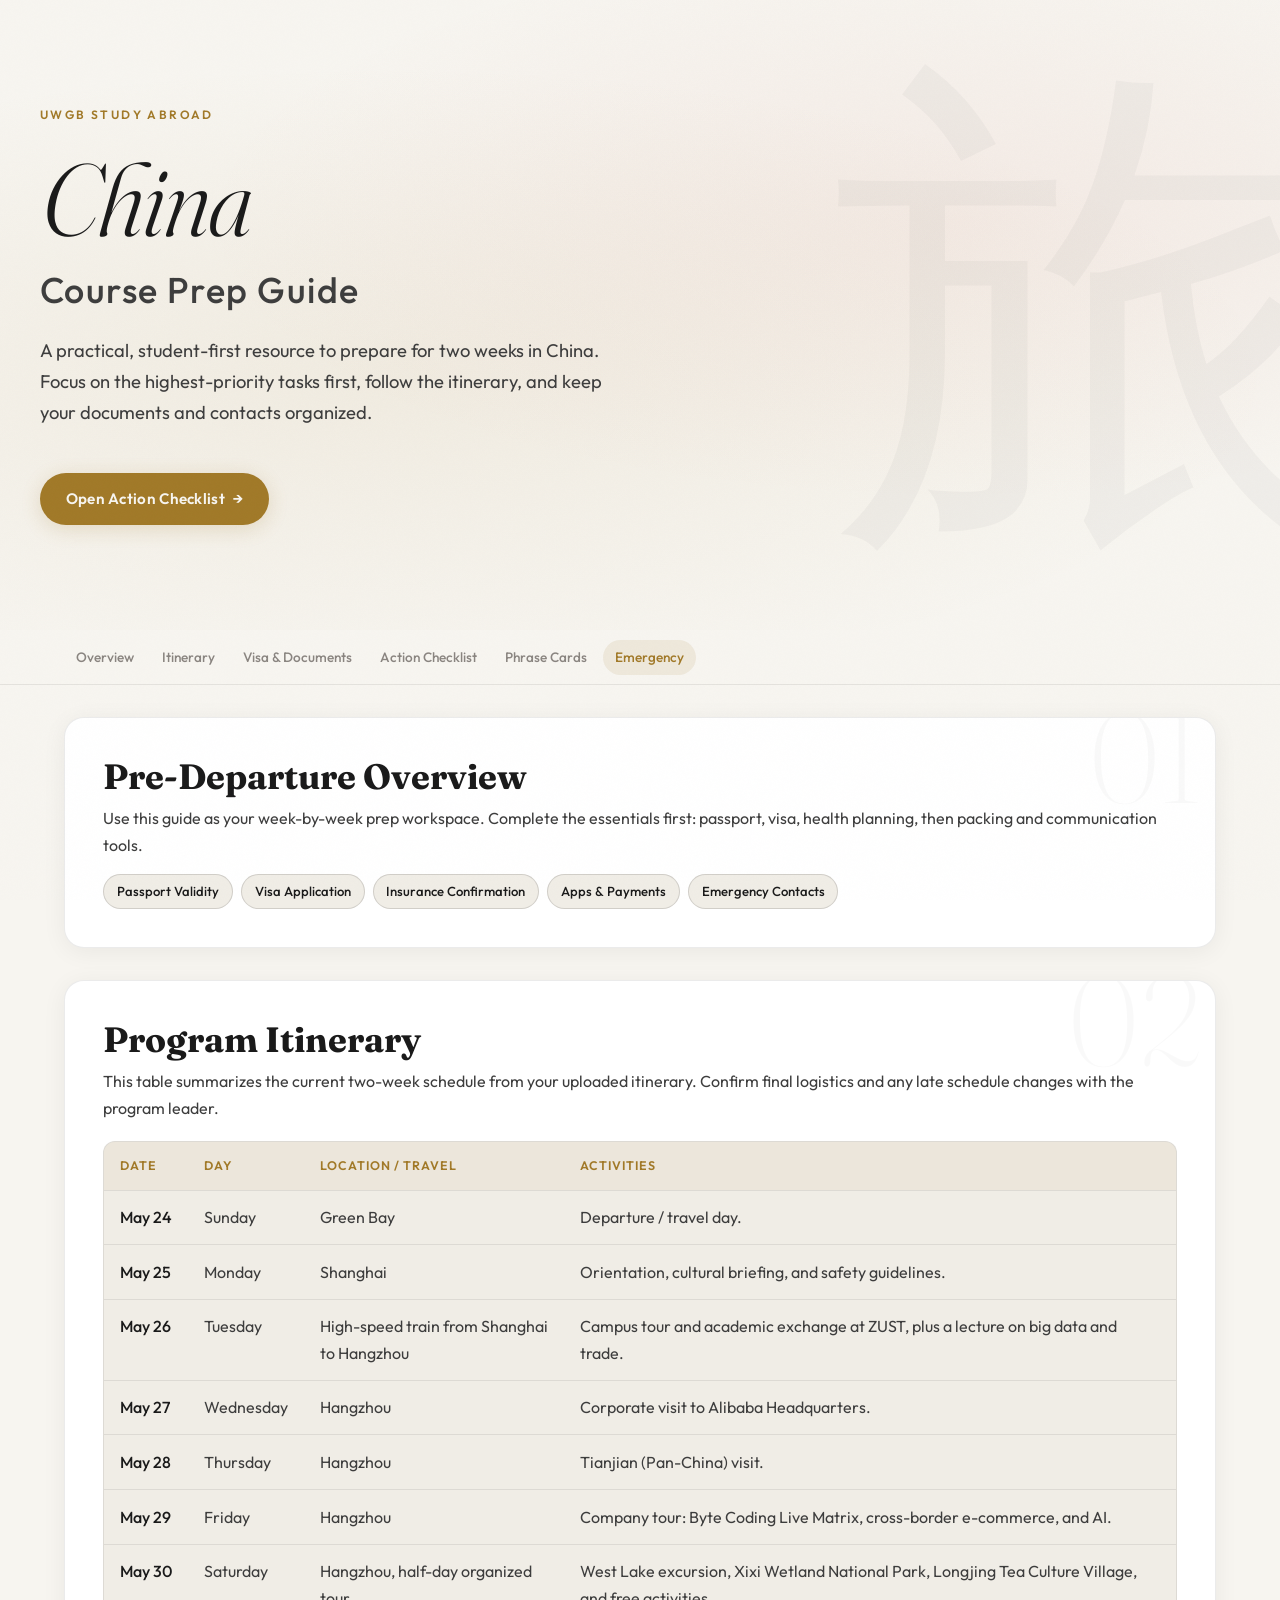
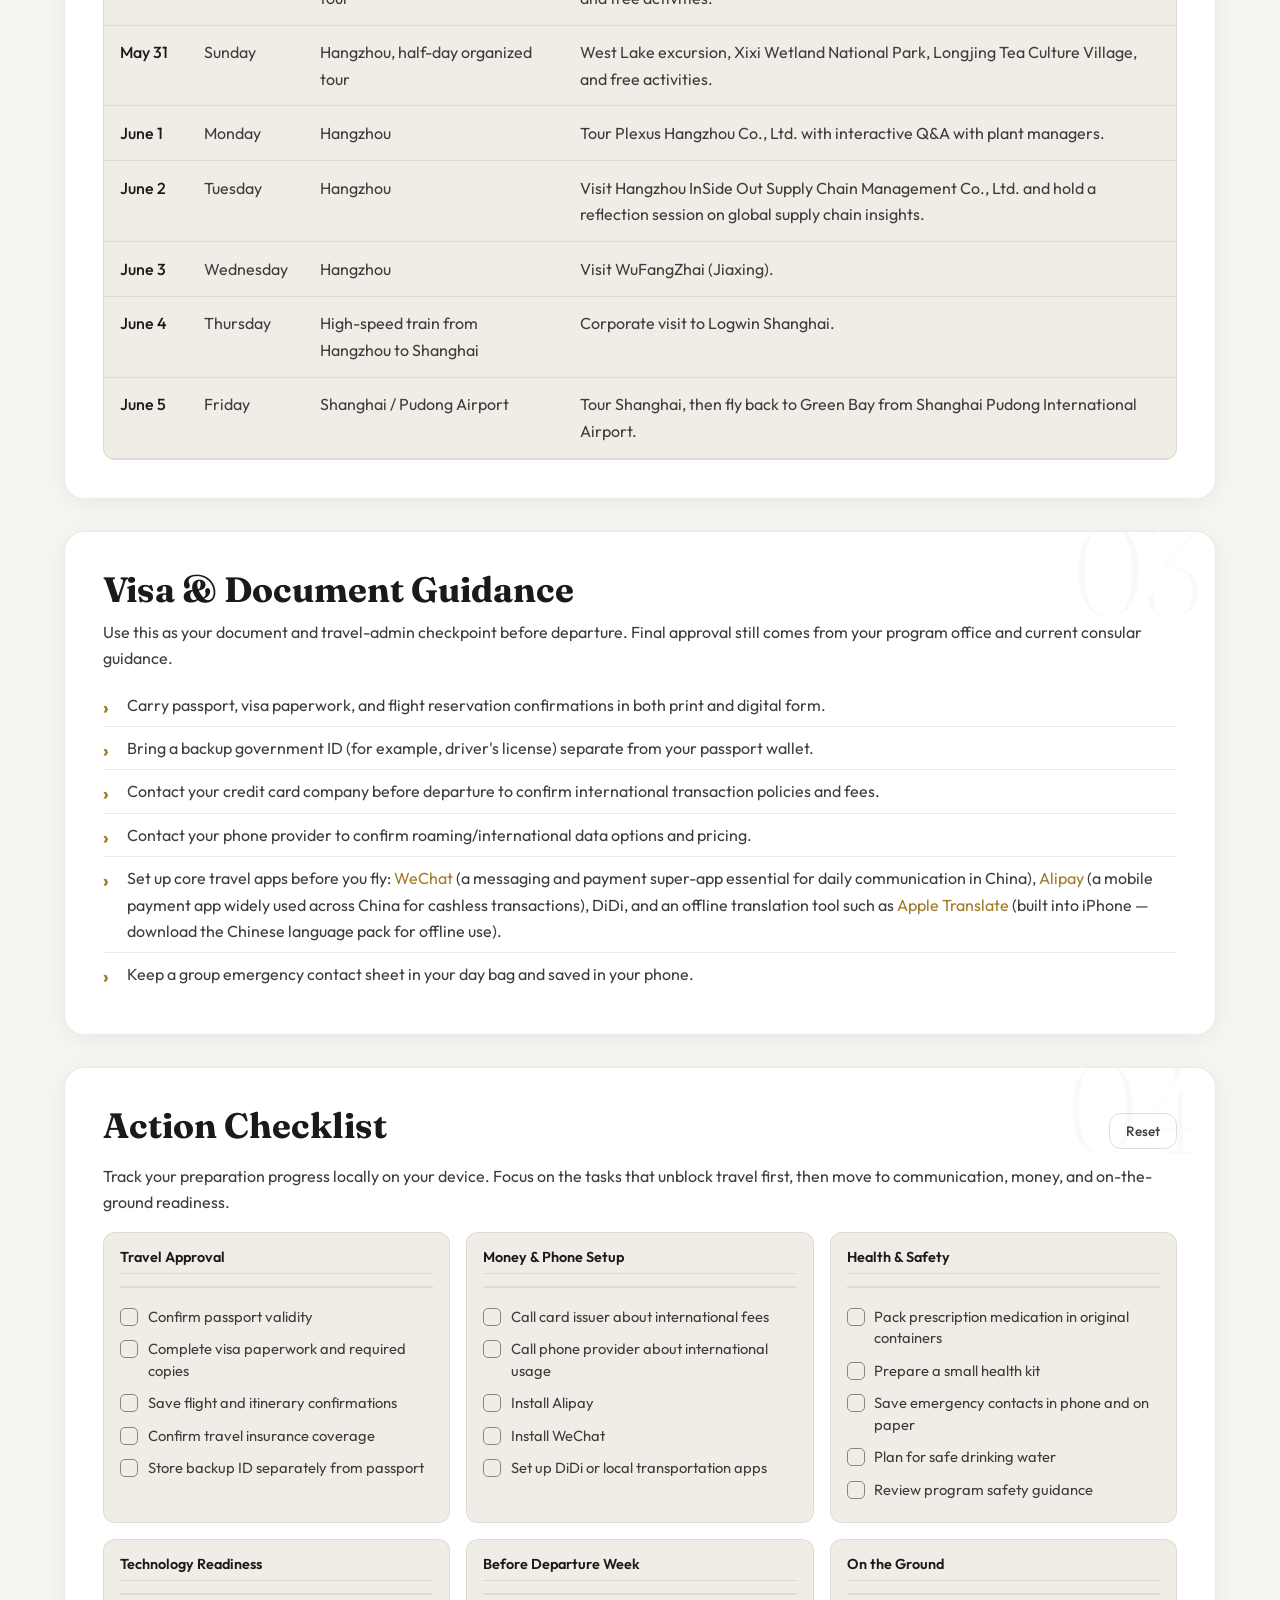
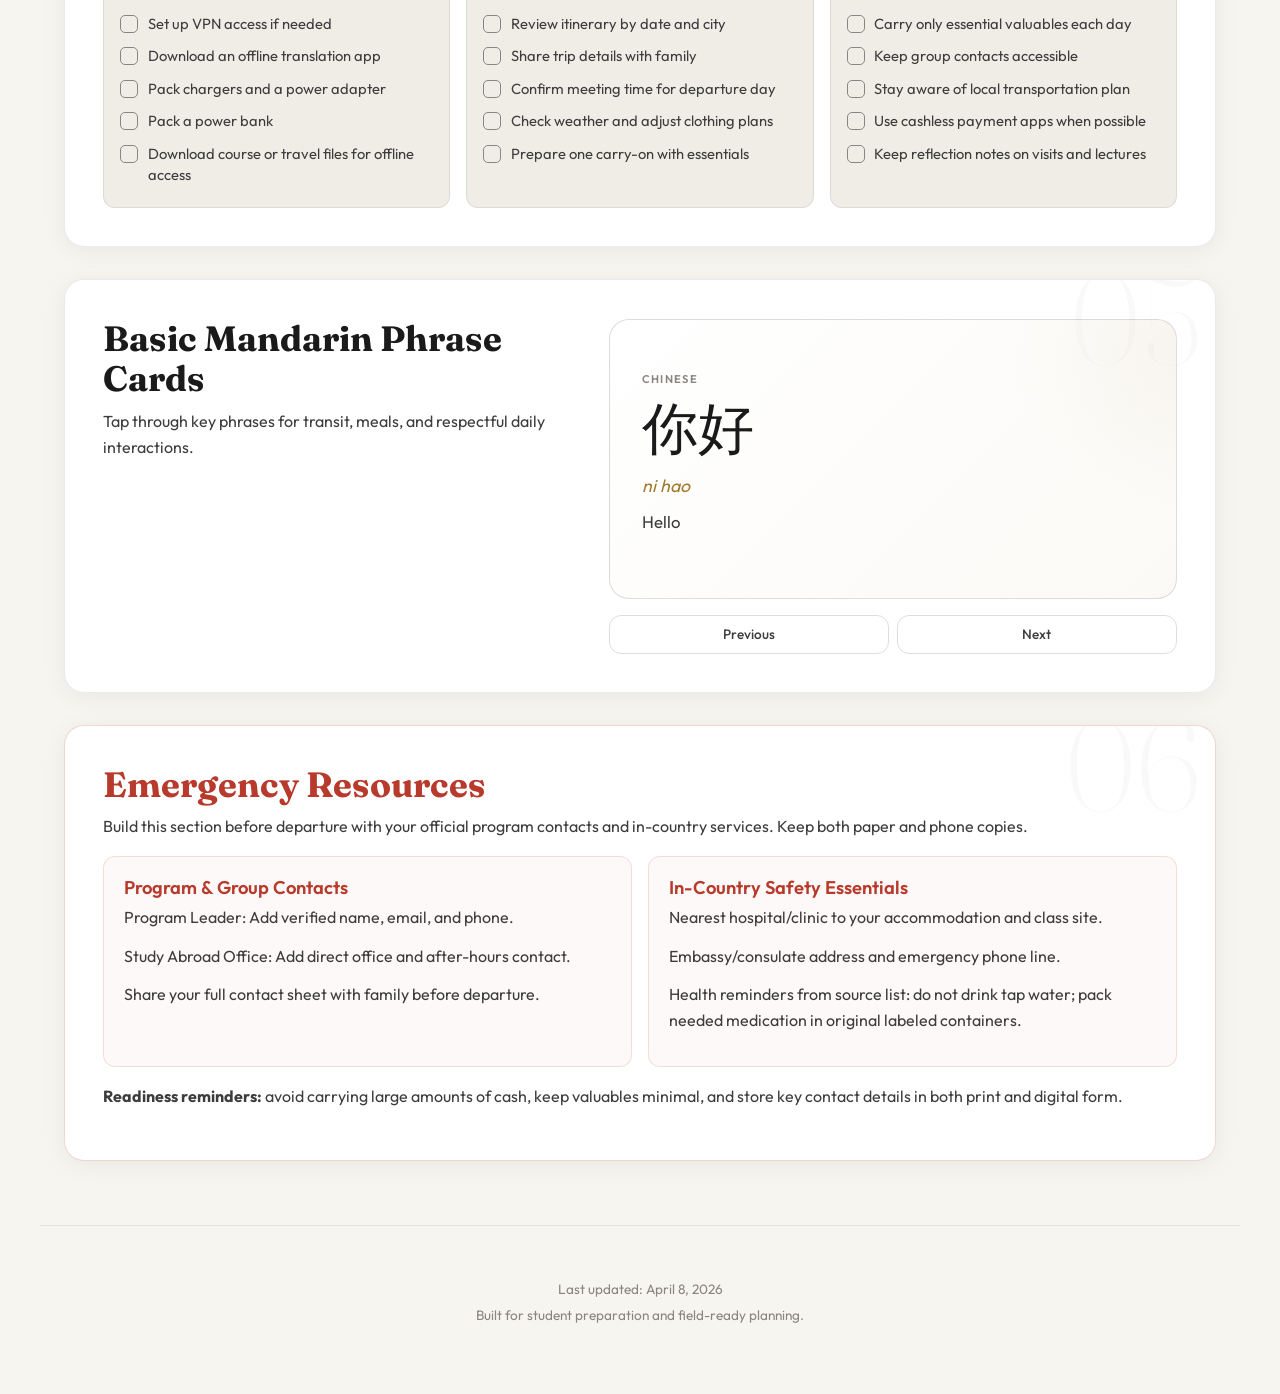
<file: index.html>
<!DOCTYPE html>
<html lang="en">
<head>
  <meta charset="UTF-8" />
  <meta name="viewport" content="width=device-width, initial-scale=1.0" />
  <title>China Study Abroad Prep Guide</title>
  <meta name="description" content="Interactive prep guide for students joining a two-week study abroad course in China." />
  <link rel="preconnect" href="https://fonts.googleapis.com" />
  <link rel="preconnect" href="https://fonts.gstatic.com" crossorigin />
  <link href="https://fonts.googleapis.com/css2?family=Fraunces:ital,opsz,wght@0,9..144,100..900;1,9..144,100..900&family=Outfit:wght@300;400;500;600;700&display=swap" rel="stylesheet" />
  <link rel="stylesheet" href="styles.css" />
</head>
<body>
  <header class="hero">
    <div class="hero-inner">
      <p class="eyebrow">UWGB Study Abroad</p>
      <h1>China<span>Course Prep Guide</span></h1>
      <p class="hero-copy">A practical, student-first resource to prepare for two weeks in China. Focus on the highest-priority tasks first, follow the itinerary, and keep your documents and contacts organized.</p>
      <a class="hero-cta" href="#checklist">Open Action Checklist</a>
    </div>
  </header>

  <nav class="main-nav" aria-label="Primary">
    <div class="nav-inner">
      <a href="#overview">Overview</a>
      <a href="#itinerary">Itinerary</a>
      <a href="#visa">Visa & Documents</a>
      <a href="#checklist">Action Checklist</a>
      <a href="#phrases">Phrase Cards</a>
      <a href="#emergency">Emergency</a>
    </div>
  </nav>

  <main>
    <section id="overview" class="panel panel-overview">
      <div class="section-inner">
        <h2>Pre-Departure Overview</h2>
        <p>Use this guide as your week-by-week prep workspace. Complete the essentials first: passport, visa, health planning, then packing and communication tools.</p>
        <div class="chip-row" aria-label="Preparation milestones">
          <span class="chip">Passport Validity</span>
          <span class="chip">Visa Application</span>
          <span class="chip">Insurance Confirmation</span>
          <span class="chip">Apps & Payments</span>
          <span class="chip">Emergency Contacts</span>
        </div>
      </div>
    </section>

    <section id="itinerary" class="panel panel-itinerary">
      <div class="section-inner">
        <h2>Program Itinerary</h2>
        <p>This table summarizes the current two-week schedule from your uploaded itinerary. Confirm final logistics and any late schedule changes with the program leader.</p>
        <div class="table-wrap">
          <table class="itinerary-table">
            <thead>
              <tr>
                <th scope="col">Date</th>
                <th scope="col">Day</th>
                <th scope="col">Location / Travel</th>
                <th scope="col">Activities</th>
              </tr>
            </thead>
            <tbody>
              <tr>
                <td>May 24</td>
                <td>Sunday</td>
                <td>Green Bay</td>
                <td>Departure / travel day.</td>
              </tr>
              <tr>
                <td>May 25</td>
                <td>Monday</td>
                <td>Shanghai</td>
                <td>Orientation, cultural briefing, and safety guidelines.</td>
              </tr>
              <tr>
                <td>May 26</td>
                <td>Tuesday</td>
                <td>High-speed train from Shanghai to Hangzhou</td>
                <td>Campus tour and academic exchange at ZUST, plus a lecture on big data and trade.</td>
              </tr>
              <tr>
                <td>May 27</td>
                <td>Wednesday</td>
                <td>Hangzhou</td>
                <td>Corporate visit to Alibaba Headquarters.</td>
              </tr>
              <tr>
                <td>May 28</td>
                <td>Thursday</td>
                <td>Hangzhou</td>
                <td>Tianjian (Pan-China) visit.</td>
              </tr>
              <tr>
                <td>May 29</td>
                <td>Friday</td>
                <td>Hangzhou</td>
                <td>Company tour: Byte Coding Live Matrix, cross-border e-commerce, and AI.</td>
              </tr>
              <tr>
                <td>May 30</td>
                <td>Saturday</td>
                <td>Hangzhou, half-day organized tour</td>
                <td>West Lake excursion, Xixi Wetland National Park, Longjing Tea Culture Village, and free activities.</td>
              </tr>
              <tr>
                <td>May 31</td>
                <td>Sunday</td>
                <td>Hangzhou, half-day organized tour</td>
                <td>West Lake excursion, Xixi Wetland National Park, Longjing Tea Culture Village, and free activities.</td>
              </tr>
              <tr>
                <td>June 1</td>
                <td>Monday</td>
                <td>Hangzhou</td>
                <td>Tour Plexus Hangzhou Co., Ltd. with interactive Q&amp;A with plant managers.</td>
              </tr>
              <tr>
                <td>June 2</td>
                <td>Tuesday</td>
                <td>Hangzhou</td>
                <td>Visit Hangzhou InSide Out Supply Chain Management Co., Ltd. and hold a reflection session on global supply chain insights.</td>
              </tr>
              <tr>
                <td>June 3</td>
                <td>Wednesday</td>
                <td>Hangzhou</td>
                <td>Visit WuFangZhai (Jiaxing).</td>
              </tr>
              <tr>
                <td>June 4</td>
                <td>Thursday</td>
                <td>High-speed train from Hangzhou to Shanghai</td>
                <td>Corporate visit to Logwin Shanghai.</td>
              </tr>
              <tr>
                <td>June 5</td>
                <td>Friday</td>
                <td>Shanghai / Pudong Airport</td>
                <td>Tour Shanghai, then fly back to Green Bay from Shanghai Pudong International Airport.</td>
              </tr>
            </tbody>
          </table>
        </div>
      </div>
    </section>

    <section id="visa" class="panel panel-visa">
      <div class="section-inner">
        <h2>Visa & Document Guidance</h2>
        <p>Use this as your document and travel-admin checkpoint before departure. Final approval still comes from your program office and current consular guidance.</p>
        <ul>
          <li>Carry passport, visa paperwork, and flight reservation confirmations in both print and digital form.</li>
          <li>Bring a backup government ID (for example, driver's license) separate from your passport wallet.</li>
          <li>Contact your credit card company before departure to confirm international transaction policies and fees.</li>
          <li>Contact your phone provider to confirm roaming/international data options and pricing.</li>
          <li>Set up core travel apps before you fly: <a href="https://www.wechat.com/" target="_blank" rel="noopener noreferrer">WeChat</a> (a messaging and payment super-app essential for daily communication in China), <a href="https://intl.alipay.com/" target="_blank" rel="noopener noreferrer">Alipay</a> (a mobile payment app widely used across China for cashless transactions), DiDi, and an offline translation tool such as <a href="https://apps.apple.com/app/apple-translate/id1514844618" target="_blank" rel="noopener noreferrer">Apple Translate</a> (built into iPhone — download the Chinese language pack for offline use).</li>
          <li>Keep a group emergency contact sheet in your day bag and saved in your phone.</li>
        </ul>
      </div>
    </section>

    <section id="checklist" class="panel panel-checklist">
      <div class="section-inner">
        <div class="section-head">
          <h2>Action Checklist</h2>
          <button id="reset-checklist" type="button">Reset</button>
        </div>
        <p>Track your preparation progress locally on your device. Focus on the tasks that unblock travel first, then move to communication, money, and on-the-ground readiness.</p>
        <div id="checklist-container" class="checklist-grid" aria-live="polite"></div>
      </div>
    </section>

    <section id="phrases" class="panel panel-phrases">
      <div class="section-inner section-split">
        <div>
          <h2>Basic Mandarin Phrase Cards</h2>
          <p>Tap through key phrases for transit, meals, and respectful daily interactions.</p>
        </div>
        <div>
          <article id="phrase-card" class="phrase-card" aria-live="polite">
            <p class="label">Chinese</p>
            <p id="phrase-chinese" class="phrase-main"></p>
            <p id="phrase-pinyin" class="phrase-sub"></p>
            <p id="phrase-english" class="phrase-translation"></p>
          </article>
          <div class="phrase-controls">
            <button id="prev-phrase" type="button">Previous</button>
            <button id="next-phrase" type="button">Next</button>
          </div>
        </div>
      </div>
    </section>

    <section id="emergency" class="panel panel-emergency">
      <div class="section-inner">
        <h2>Emergency Resources</h2>
        <p>Build this section before departure with your official program contacts and in-country services. Keep both paper and phone copies.</p>
        <div class="emergency-grid">
          <article>
            <h3>Program & Group Contacts</h3>
            <p>Program Leader: Add verified name, email, and phone.</p>
            <p>Study Abroad Office: Add direct office and after-hours contact.</p>
            <p>Share your full contact sheet with family before departure.</p>
          </article>
          <article>
            <h3>In-Country Safety Essentials</h3>
            <p>Nearest hospital/clinic to your accommodation and class site.</p>
            <p>Embassy/consulate address and emergency phone line.</p>
            <p>Health reminders from source list: do not drink tap water; pack needed medication in original labeled containers.</p>
          </article>
        </div>
        <p><strong>Readiness reminders:</strong> avoid carrying large amounts of cash, keep valuables minimal, and store key contact details in both print and digital form.</p>
      </div>
    </section>
  </main>

  <footer class="site-footer">
    <p>Last updated: April 8, 2026</p>
    <p>Built for student preparation and field-ready planning.</p>
  </footer>

  <script src="script.js"></script>
</body>
</html>
</file>
<file: styles.css>
/* ========================================
   Midnight Atlas — China Study Abroad Guide
   ======================================== */

:root {
  --bg: #f7f5f0;
  --surface: #ffffff;
  --surface-raised: #f0ede6;
  --cream: #1a1a1a;
  --text: #3d3d3d;
  --text-dim: #8a8580;
  --vermillion: #b83a2c;
  --gold: #a17928;
  --jade: #1d8a5f;
  --border: rgba(0, 0, 0, 0.08);
  --border-light: rgba(0, 0, 0, 0.13);
  --font-display: "Fraunces", Georgia, serif;
  --font-body: "Outfit", system-ui, sans-serif;
  --radius: 20px;
  --radius-sm: 12px;
  --shadow: 0 4px 24px rgba(0, 0, 0, 0.06);
  --shadow-lg: 0 12px 48px rgba(0, 0, 0, 0.1);
  --max-w: 1200px;
}

*,
*::before,
*::after {
  box-sizing: border-box;
  margin: 0;
  padding: 0;
}

html {
  scroll-behavior: smooth;
}

body {
  font-family: var(--font-body);
  font-weight: 400;
  color: var(--text);
  background: var(--bg);
  line-height: 1.65;
  -webkit-font-smoothing: antialiased;
}

/* Grain overlay — subtle on light bg */
body::after {
  content: '';
  position: fixed;
  inset: 0;
  pointer-events: none;
  z-index: 9999;
  opacity: 0.018;
  background-image: url("data:image/svg+xml,%3Csvg viewBox='0 0 512 512' xmlns='http://www.w3.org/2000/svg'%3E%3Cfilter id='n'%3E%3CfeTurbulence type='fractalNoise' baseFrequency='0.8' numOctaves='4' stitchTiles='stitch'/%3E%3C/filter%3E%3Crect width='100%25' height='100%25' filter='url(%23n)'/%3E%3C/svg%3E");
  background-repeat: repeat;
  background-size: 256px 256px;
}

/* -----  Typography  ----- */
h1,
h2,
h3 {
  font-family: var(--font-display);
  color: var(--cream);
  line-height: 1.15;
}

h2 {
  font-size: clamp(1.6rem, 3vw, 2.2rem);
  margin-bottom: 0.5rem;
}

h3 {
  font-size: 1.15rem;
  margin-bottom: 0.4rem;
}

p {
  margin-bottom: 0.75rem;
}

a {
  color: var(--gold);
  text-decoration: none;
  transition: color 0.2s;
}

a:hover {
  color: #7a5b1e;
}

/* -----  Hero  ----- */
.hero {
  min-height: 70vh;
  display: flex;
  align-items: center;
  justify-content: center;
  position: relative;
  overflow: hidden;
  padding: 3rem 1.5rem;
}

.hero::before {
  content: '';
  position: absolute;
  inset: 0;
  background:
    radial-gradient(ellipse 70% 50% at 30% 60%, rgba(161, 121, 40, 0.08), transparent),
    radial-gradient(ellipse 60% 45% at 75% 35%, rgba(184, 58, 44, 0.06), transparent),
    radial-gradient(ellipse 90% 70% at 50% 100%, rgba(247, 245, 240, 0.9), transparent 70%);
  z-index: 0;
}

/* Decorative Chinese character watermark */
.hero::after {
  content: '旅';
  position: absolute;
  right: -5%;
  top: 50%;
  transform: translateY(-50%);
  font-size: clamp(20rem, 40vw, 45rem);
  font-family: serif;
  color: rgba(0, 0, 0, 0.03);
  line-height: 1;
  pointer-events: none;
  z-index: 0;
  user-select: none;
}

.hero-inner {
  position: relative;
  z-index: 1;
  max-width: var(--max-w);
  width: 100%;
}

.eyebrow {
  text-transform: uppercase;
  letter-spacing: 0.2em;
  font-family: var(--font-body);
  font-size: 0.75rem;
  font-weight: 600;
  color: var(--gold);
  margin-bottom: 1rem;
}

h1 {
  font-size: clamp(3rem, 8vw, 6.5rem);
  font-weight: 300;
  font-style: italic;
  color: var(--cream);
  margin-bottom: 1.5rem;
  letter-spacing: -0.02em;
}

h1 span {
  display: block;
  font-size: 0.35em;
  font-style: normal;
  font-weight: 500;
  letter-spacing: 0.04em;
  font-family: var(--font-body);
  color: var(--text);
  margin-top: 0.3em;
}

.hero-copy {
  font-size: clamp(1rem, 1.8vw, 1.15rem);
  max-width: 580px;
  line-height: 1.7;
  color: var(--text);
}

.hero-cta {
  display: inline-flex;
  align-items: center;
  gap: 0.5rem;
  margin-top: 2rem;
  padding: 0.85rem 1.6rem;
  background: var(--gold);
  color: var(--bg);
  font-family: var(--font-body);
  font-weight: 600;
  font-size: 0.95rem;
  border-radius: 999px;
  text-decoration: none;
  letter-spacing: 0.02em;
  transition: transform 0.3s cubic-bezier(0.34, 1.56, 0.64, 1), box-shadow 0.3s, background 0.3s;
  box-shadow: 0 4px 20px rgba(161, 121, 40, 0.2);
}

.hero-cta:hover,
.hero-cta:focus-visible {
  transform: translateY(-2px);
  background: #8a6520;
  color: #fff;
  box-shadow: 0 8px 30px rgba(161, 121, 40, 0.3);
}

.hero-cta::after {
  content: '→';
  transition: transform 0.3s;
}

.hero-cta:hover::after {
  transform: translateX(3px);
}

/* -----  Navigation  ----- */
.main-nav {
  position: sticky;
  top: 0;
  z-index: 100;
  background: rgba(247, 245, 240, 0.85);
  backdrop-filter: blur(16px);
  -webkit-backdrop-filter: blur(16px);
  border-bottom: 1px solid var(--border);
  padding: 0;
}

.nav-inner {
  max-width: var(--max-w);
  margin: 0 auto;
  display: flex;
  gap: 0.25rem;
  padding: 0.6rem 1.5rem;
  overflow-x: auto;
  scrollbar-width: none;
}

.nav-inner::-webkit-scrollbar {
  display: none;
}

.main-nav a {
  white-space: nowrap;
  color: var(--text-dim);
  font-family: var(--font-body);
  font-size: 0.85rem;
  font-weight: 500;
  text-decoration: none;
  padding: 0.4rem 0.75rem;
  border-radius: 999px;
  transition: color 0.2s, background 0.2s;
}

.main-nav a:hover,
.main-nav a:focus-visible {
  color: var(--cream);
  background: rgba(0, 0, 0, 0.04);
}

.main-nav a.active {
  color: var(--gold);
  background: rgba(161, 121, 40, 0.1);
}

/* -----  Main & Sections  ----- */
main {
  max-width: var(--max-w);
  margin: 0 auto;
  padding: 2rem 1.5rem 4rem;
  display: grid;
  gap: 2rem;
}

.panel {
  position: relative;
  opacity: 0;
  transform: translateY(24px);
  transition: opacity 0.7s cubic-bezier(0.22, 1, 0.36, 1), transform 0.7s cubic-bezier(0.22, 1, 0.36, 1);
}

.panel.revealed {
  opacity: 1;
  transform: translateY(0);
}

.section-inner {
  background: var(--surface);
  border: 1px solid var(--border);
  border-radius: var(--radius);
  padding: clamp(1.5rem, 3vw, 2.5rem);
  box-shadow: var(--shadow);
  position: relative;
  overflow: hidden;
}

/* Section number decoration */
.section-inner::before {
  font-family: var(--font-display);
  font-size: clamp(5rem, 10vw, 8rem);
  font-weight: 200;
  color: rgba(0, 0, 0, 0.025);
  position: absolute;
  top: -0.2em;
  right: 0.1em;
  line-height: 1;
  pointer-events: none;
}

.panel-overview .section-inner::before { content: '01'; }
.panel-itinerary .section-inner::before { content: '02'; }
.panel-visa .section-inner::before { content: '03'; }
.panel-checklist .section-inner::before { content: '04'; }
.panel-phrases .section-inner::before { content: '05'; }
.panel-emergency .section-inner::before { content: '06'; }

/* -----  Chips  ----- */
.chip-row {
  display: flex;
  flex-wrap: wrap;
  gap: 0.5rem;
  margin-top: 1rem;
}

.chip {
  display: inline-flex;
  align-items: center;
  border: 1px solid var(--border-light);
  background: var(--surface-raised);
  border-radius: 999px;
  padding: 0.35rem 0.8rem;
  font-size: 0.82rem;
  color: var(--cream);
  font-weight: 500;
  transition: border-color 0.2s, background 0.2s;
}

.chip:hover {
  border-color: var(--gold);
  background: rgba(161, 121, 40, 0.06);
}

/* -----  Source docs link  ----- */
.source-docs {
  margin-top: 1.25rem;
  display: flex;
  flex-wrap: wrap;
  gap: 0.45rem;
}

.source-docs a {
  color: var(--vermillion);
  font-weight: 600;
  border-bottom: 1px solid transparent;
  transition: border-color 0.2s;
}

.source-docs a:hover {
  border-color: var(--vermillion);
}

/* -----  Table (Itinerary)  ----- */
.table-wrap {
  margin-top: 1.25rem;
  overflow-x: auto;
  border: 1px solid var(--border);
  border-radius: var(--radius-sm);
  background: var(--surface-raised);
}

.itinerary-table {
  width: 100%;
  min-width: 700px;
  border-collapse: collapse;
}

.itinerary-table th,
.itinerary-table td {
  padding: 0.85rem 1rem;
  text-align: left;
  vertical-align: top;
  border-bottom: 1px solid var(--border);
}

.itinerary-table thead th {
  background: rgba(161, 121, 40, 0.06);
  color: var(--gold);
  font-family: var(--font-body);
  font-weight: 600;
  font-size: 0.78rem;
  text-transform: uppercase;
  letter-spacing: 0.08em;
}

.itinerary-table tbody tr {
  transition: background 0.2s;
}

.itinerary-table tbody tr:hover {
  background: rgba(161, 121, 40, 0.04);
}

.itinerary-table tbody td:first-child {
  color: var(--cream);
  font-weight: 500;
  white-space: nowrap;
}

/* -----  Checklist  ----- */
.section-head {
  display: flex;
  justify-content: space-between;
  align-items: center;
  gap: 1rem;
  margin-bottom: 0.5rem;
}

button {
  font-family: var(--font-body);
  font-size: 0.85rem;
  font-weight: 500;
  border: 1px solid var(--border-light);
  background: transparent;
  color: var(--text);
  border-radius: var(--radius-sm);
  padding: 0.5rem 1rem;
  cursor: pointer;
  transition: border-color 0.2s, color 0.2s, background 0.2s;
}

button:hover,
button:focus-visible {
  border-color: var(--vermillion);
  color: var(--vermillion);
}

.checklist-grid {
  display: grid;
  grid-template-columns: repeat(auto-fill, minmax(280px, 1fr));
  gap: 1rem;
  margin-top: 1rem;
}

.checklist-group {
  border: 1px solid var(--border);
  border-radius: var(--radius-sm);
  padding: 1rem;
  background: var(--surface-raised);
  transition: border-color 0.3s;
}

.checklist-group:hover {
  border-color: var(--border-light);
}

.checklist-group h3 {
  font-family: var(--font-body);
  font-weight: 600;
  font-size: 0.9rem;
  color: var(--cream);
  margin-bottom: 0.75rem;
  padding-bottom: 0.5rem;
  border-bottom: 1px solid var(--border);
}

.group-progress {
  height: 2px;
  background: var(--border);
  border-radius: 999px;
  margin-bottom: 0.75rem;
  overflow: hidden;
}

.group-progress-bar {
  height: 100%;
  background: var(--jade);
  border-radius: 999px;
  width: 0;
  transition: width 0.4s cubic-bezier(0.22, 1, 0.36, 1);
}

.check-item {
  display: flex;
  align-items: flex-start;
  gap: 0.6rem;
  padding: 0.35rem 0;
  cursor: pointer;
  transition: color 0.2s;
}

.check-item:hover {
  color: var(--cream);
}

.check-item input[type="checkbox"] {
  appearance: none;
  -webkit-appearance: none;
  width: 18px;
  height: 18px;
  min-width: 18px;
  border: 1.5px solid var(--text-dim);
  border-radius: 5px;
  background: transparent;
  cursor: pointer;
  position: relative;
  margin-top: 2px;
  transition: border-color 0.2s, background 0.2s, transform 0.2s cubic-bezier(0.34, 1.56, 0.64, 1);
}

.check-item input[type="checkbox"]:checked {
  background: var(--jade);
  border-color: var(--jade);
  transform: scale(1.1);
}

.check-item input[type="checkbox"]:checked::after {
  content: '✓';
  position: absolute;
  inset: 0;
  display: flex;
  align-items: center;
  justify-content: center;
  color: var(--bg);
  font-size: 0.7rem;
  font-weight: 700;
}

.check-item input[type="checkbox"]:focus-visible {
  outline: 2px solid var(--jade);
  outline-offset: 2px;
}

.check-item span {
  font-size: 0.92rem;
  line-height: 1.45;
}

/* -----  Phrase Cards  ----- */
.section-split {
  display: grid;
  grid-template-columns: 1fr 1.2fr;
  gap: 2rem;
  align-items: start;
}

.phrase-card {
  background: linear-gradient(135deg, var(--surface) 0%, rgba(161, 121, 40, 0.04) 100%);
  border: 1px solid var(--border-light);
  border-radius: var(--radius);
  padding: 2rem;
  min-height: 280px;
  display: flex;
  flex-direction: column;
  justify-content: center;
  position: relative;
  overflow: hidden;
}

.phrase-card::before {
  content: '';
  position: absolute;
  top: -50%;
  right: -30%;
  width: 60%;
  height: 120%;
  background: radial-gradient(ellipse, rgba(161, 121, 40, 0.05), transparent 70%);
  pointer-events: none;
}

.label {
  text-transform: uppercase;
  letter-spacing: 0.12em;
  font-size: 0.7rem;
  font-weight: 600;
  color: var(--text-dim);
  margin-bottom: 0.5rem;
}

.phrase-main {
  font-size: clamp(2.5rem, 5vw, 3.5rem);
  font-family: serif;
  color: var(--cream);
  line-height: 1.2;
  margin-bottom: 0.5rem;
  transition: opacity 0.3s;
}

.phrase-sub {
  font-style: italic;
  color: var(--gold);
  font-size: 1.1rem;
  margin-bottom: 0.5rem;
}

.phrase-translation {
  font-size: 1.05rem;
  color: var(--text);
}

.phrase-controls {
  display: flex;
  gap: 0.5rem;
  margin-top: 1rem;
}

.phrase-controls button {
  flex: 1;
  padding: 0.6rem;
  border-radius: var(--radius-sm);
}

.phrase-controls button:hover,
.phrase-controls button:focus-visible {
  border-color: var(--gold);
  color: var(--gold);
}

/* -----  Visa  ----- */
.panel-visa ul {
  list-style: none;
  padding: 0;
}

.panel-visa li {
  position: relative;
  padding: 0.5rem 0 0.5rem 1.5rem;
  border-bottom: 1px solid var(--border);
}

.panel-visa li:last-child {
  border-bottom: none;
}

.panel-visa li::before {
  content: '›';
  position: absolute;
  left: 0;
  color: var(--gold);
  font-size: 1.2rem;
  font-weight: 700;
  line-height: 1.65;
}

/* -----  Emergency  ----- */
.panel-emergency .section-inner {
  border-color: rgba(184, 58, 44, 0.2);
}

.panel-emergency h2 {
  color: var(--vermillion);
}

.emergency-grid {
  display: grid;
  grid-template-columns: repeat(auto-fit, minmax(280px, 1fr));
  gap: 1rem;
  margin: 1rem 0;
}

.emergency-grid article {
  border: 1px solid rgba(184, 58, 44, 0.15);
  border-radius: var(--radius-sm);
  padding: 1.25rem;
  background: rgba(184, 58, 44, 0.03);
}

.emergency-grid h3 {
  color: var(--vermillion);
  font-family: var(--font-body);
  font-weight: 600;
}

/* -----  Footer  ----- */
.site-footer {
  text-align: center;
  padding: 3rem 1rem 4rem;
  color: var(--text-dim);
  font-size: 0.85rem;
  border-top: 1px solid var(--border);
  max-width: var(--max-w);
  margin: 0 auto;
}

.site-footer p {
  margin: 0.25rem 0;
}

/* -----  Responsive  ----- */
@media (max-width: 768px) {
  .hero {
    min-height: 85vh;
    padding: 3rem 1rem;
  }

  .hero::after {
    font-size: 15rem;
    right: -10%;
  }

  main {
    padding: 1.5rem 1rem 3rem;
    gap: 1.5rem;
  }

  .section-inner {
    padding: 1.25rem;
    border-radius: 16px;
  }

  .section-split {
    grid-template-columns: 1fr;
  }

  .checklist-grid {
    grid-template-columns: 1fr;
  }

  h1 {
    font-size: clamp(2.5rem, 10vw, 4rem);
  }
}

@media (max-width: 480px) {
  .hero::after {
    display: none;
  }

  .nav-inner {
    padding: 0.5rem 1rem;
  }

  .main-nav a {
    font-size: 0.8rem;
    padding: 0.35rem 0.6rem;
  }
}
</file>
